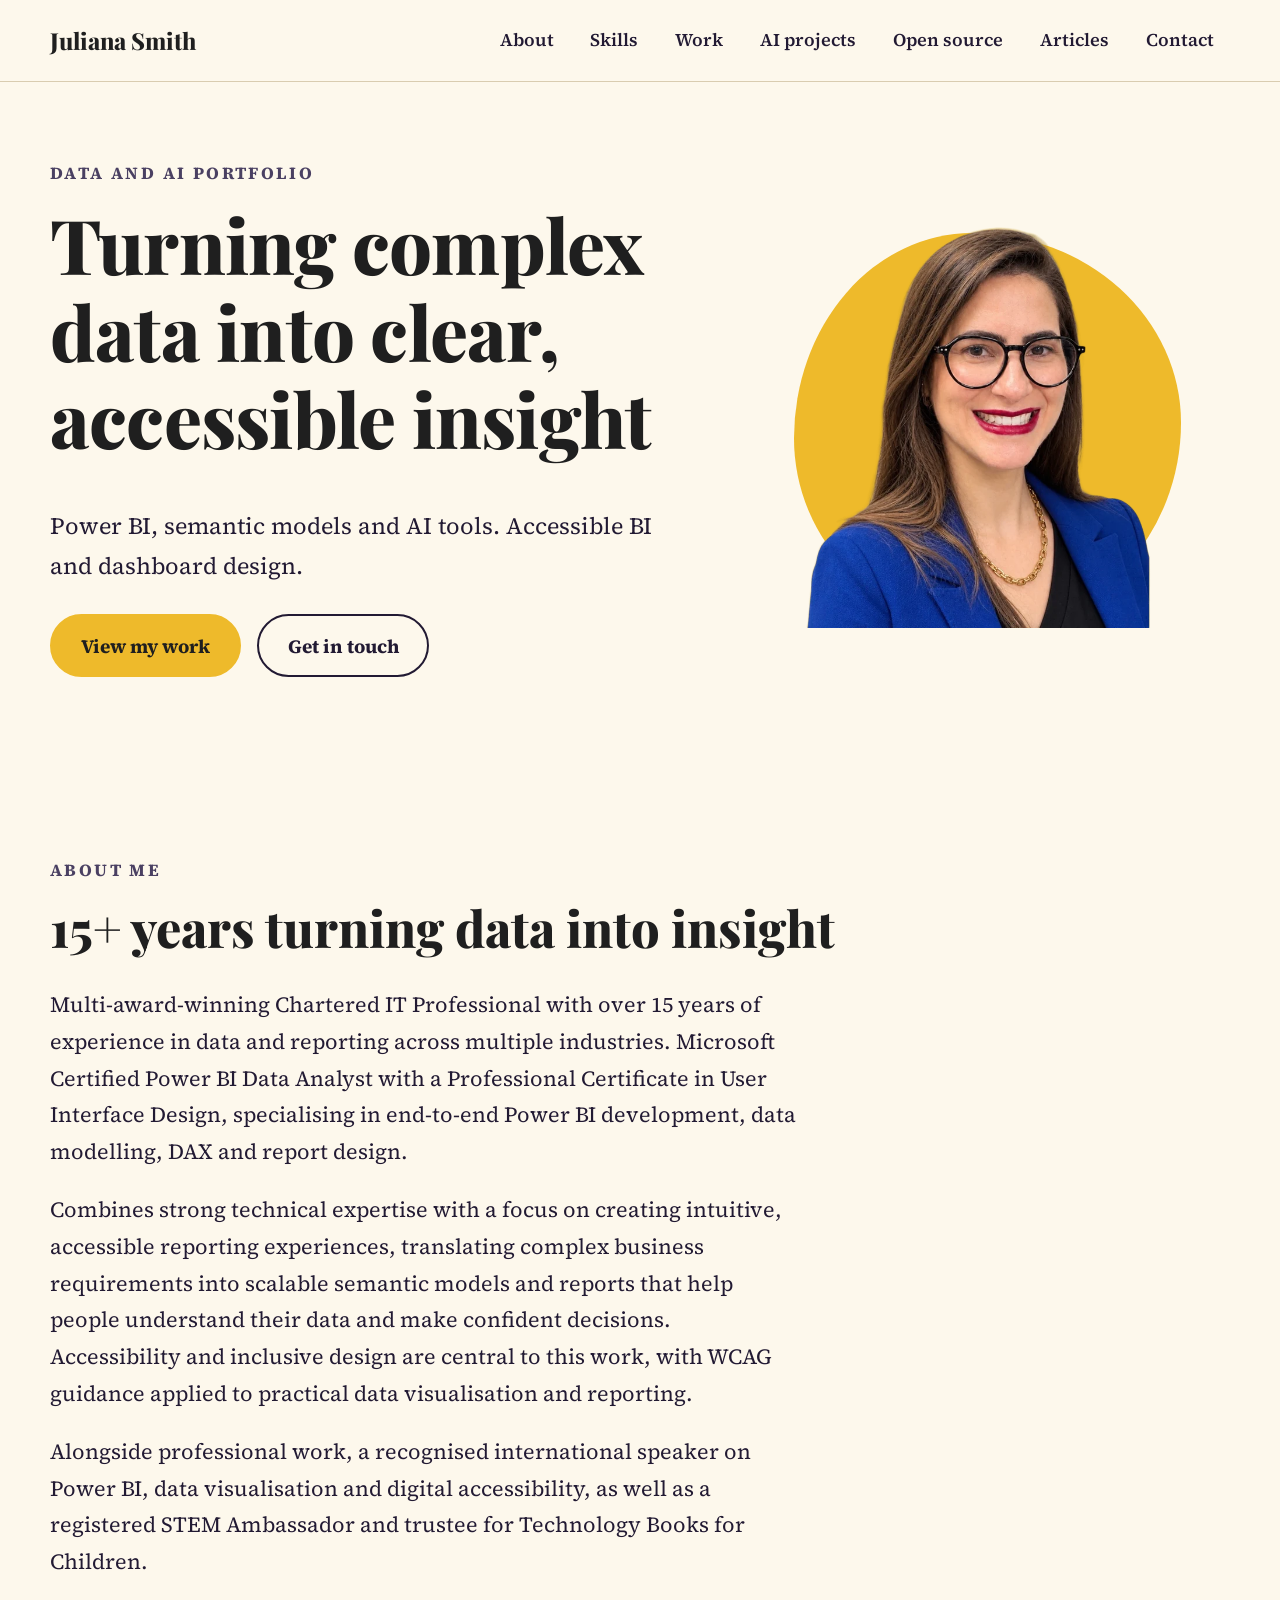
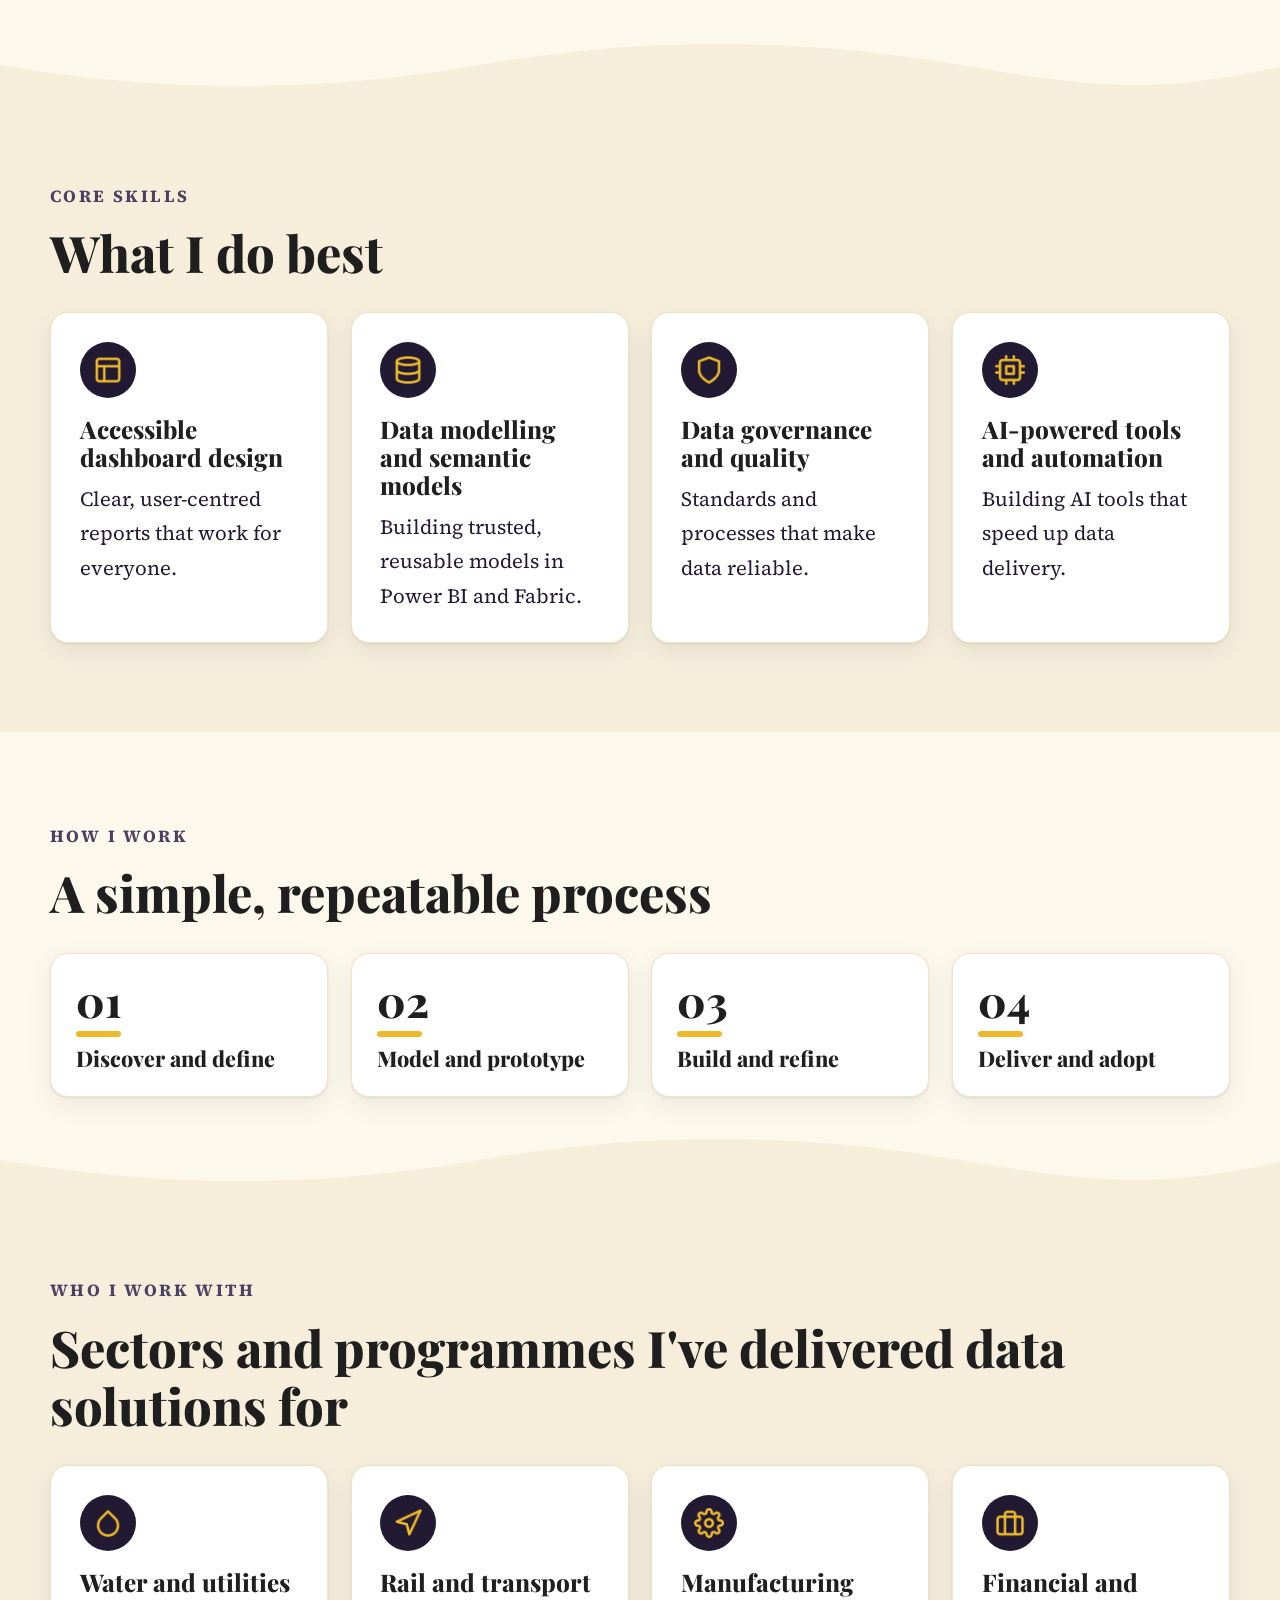
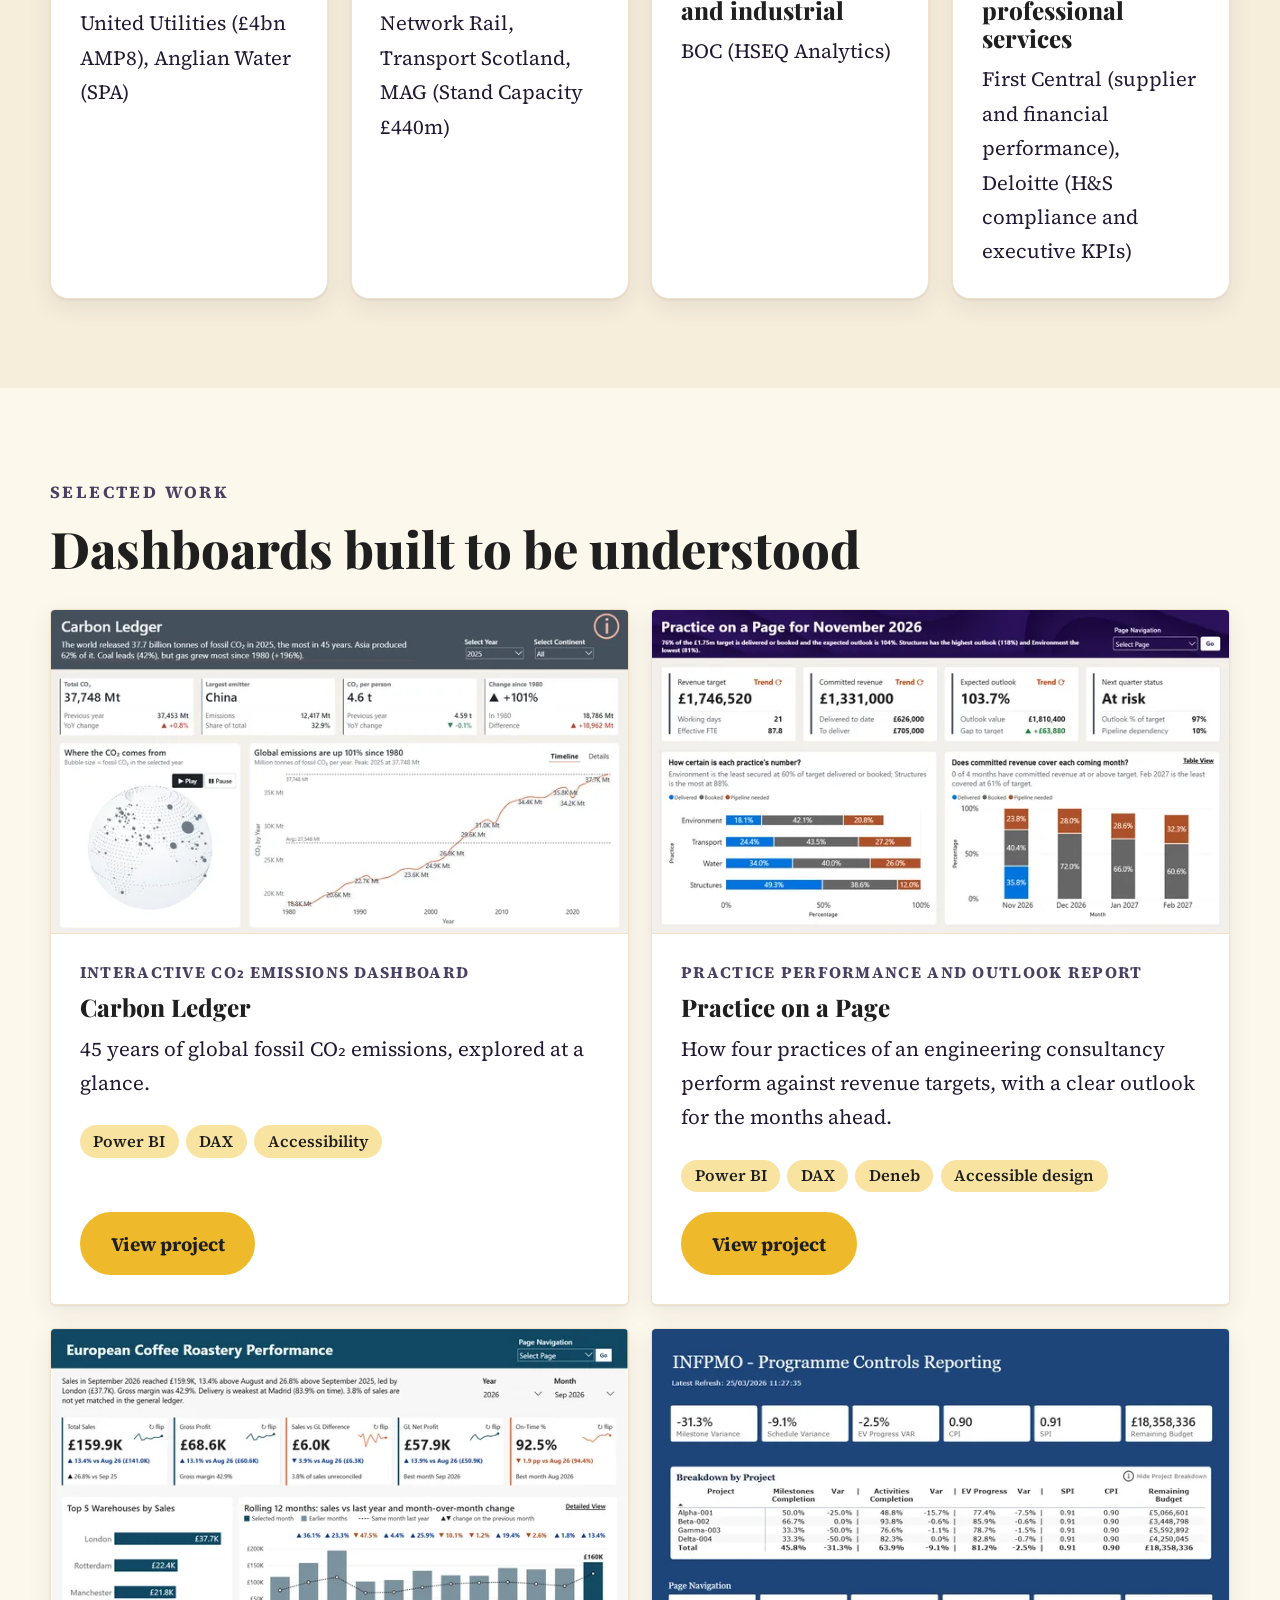
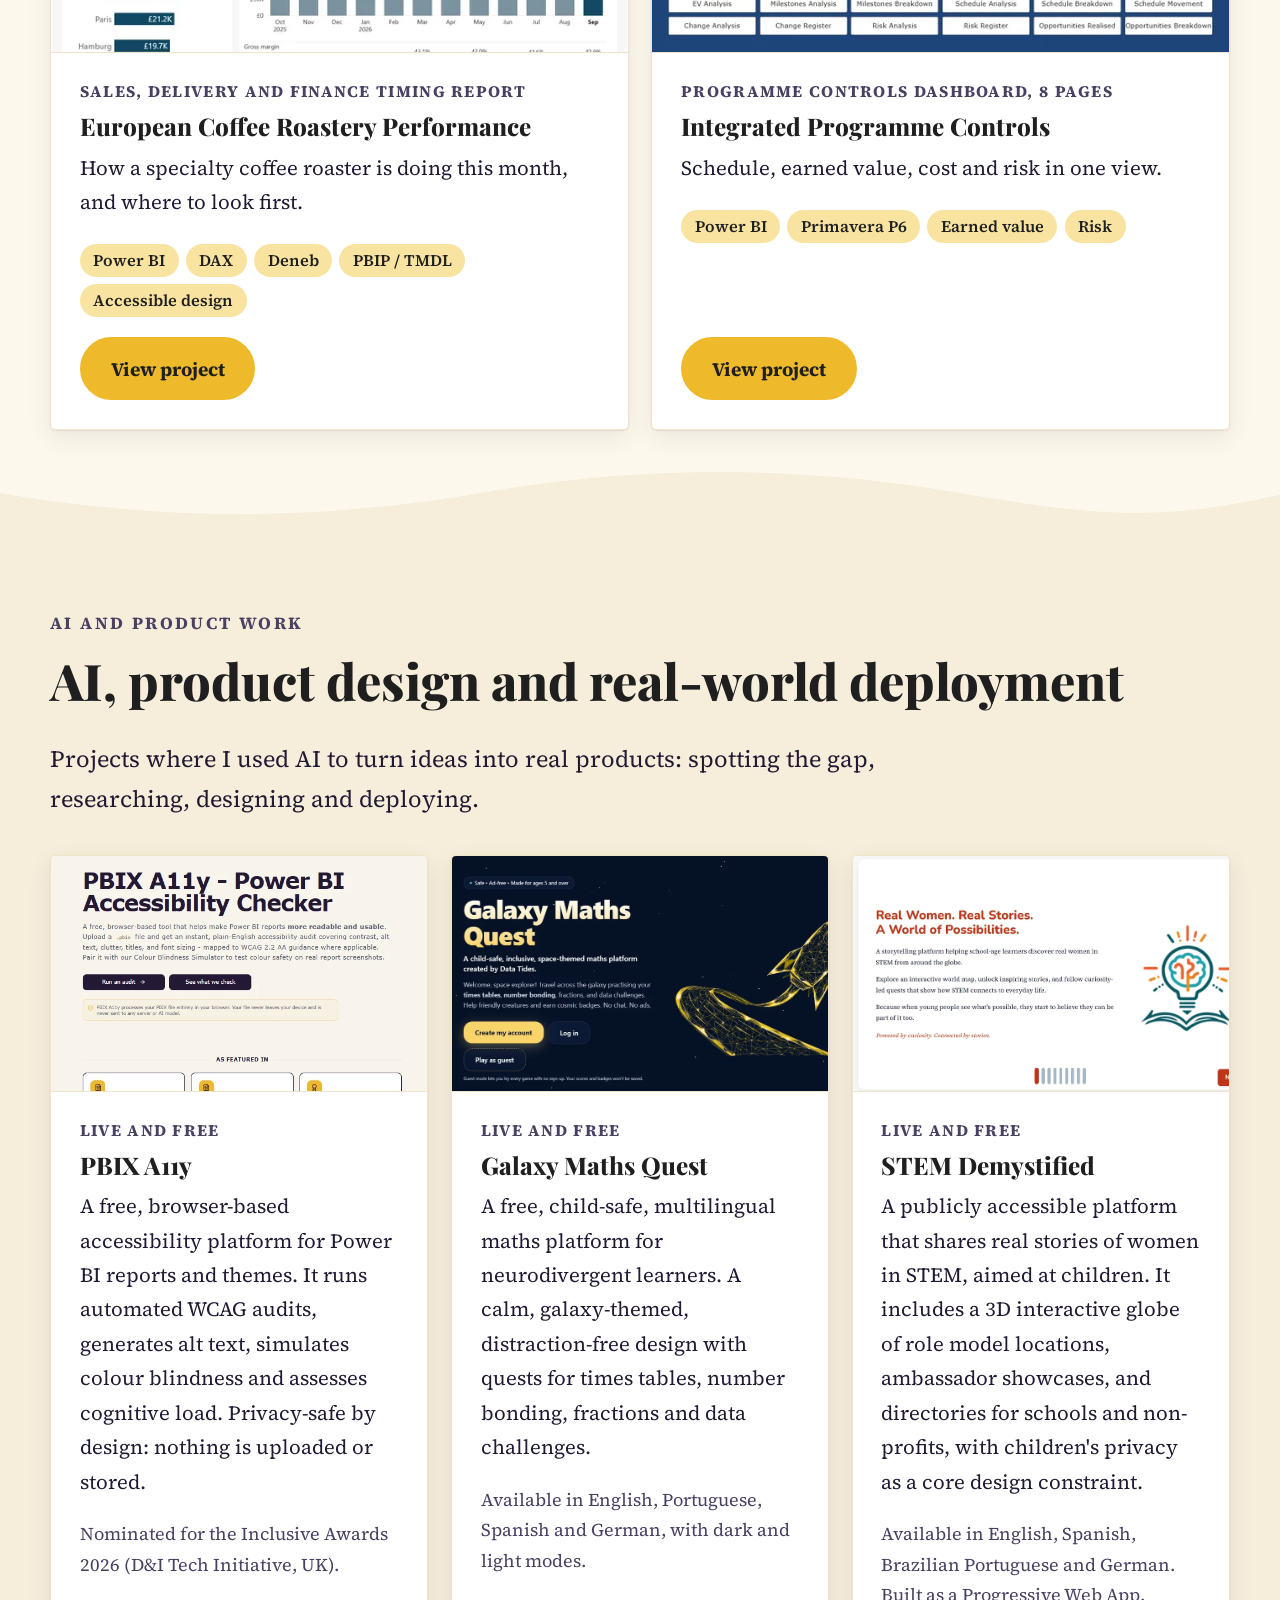
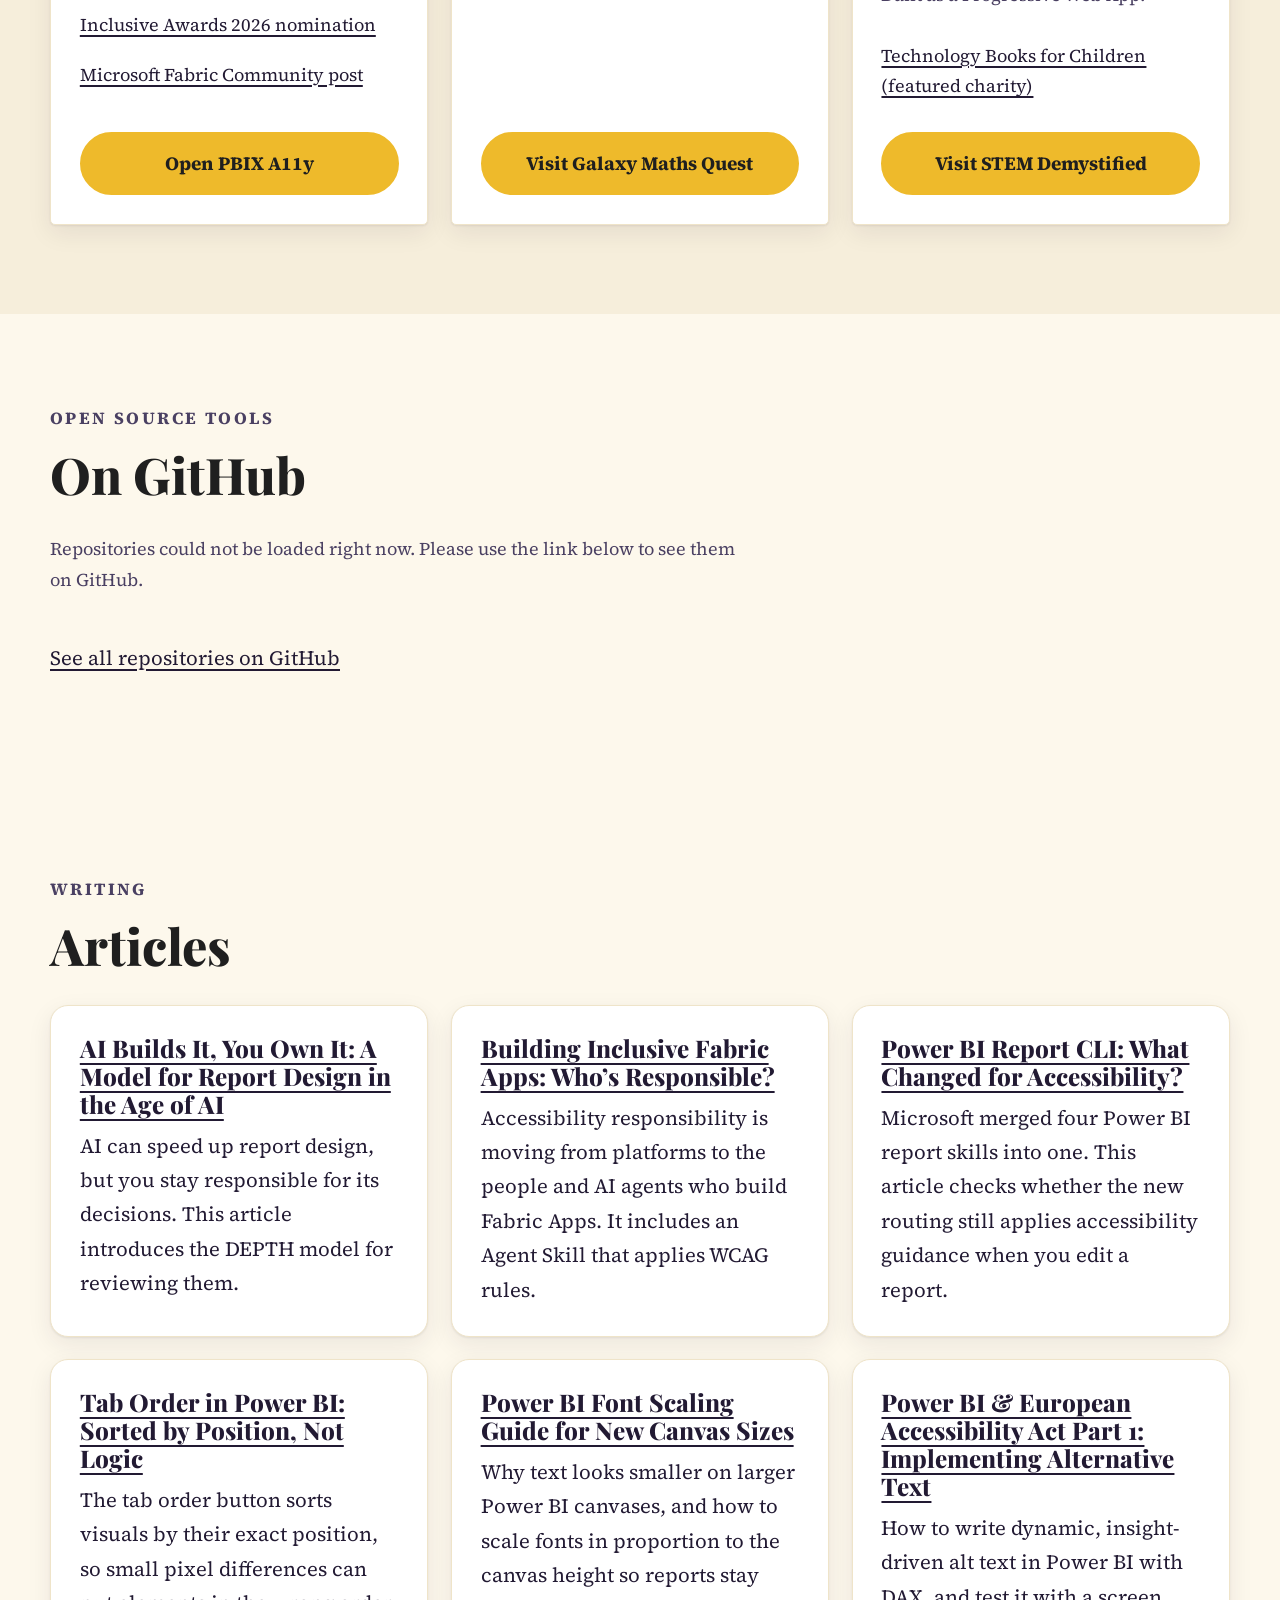
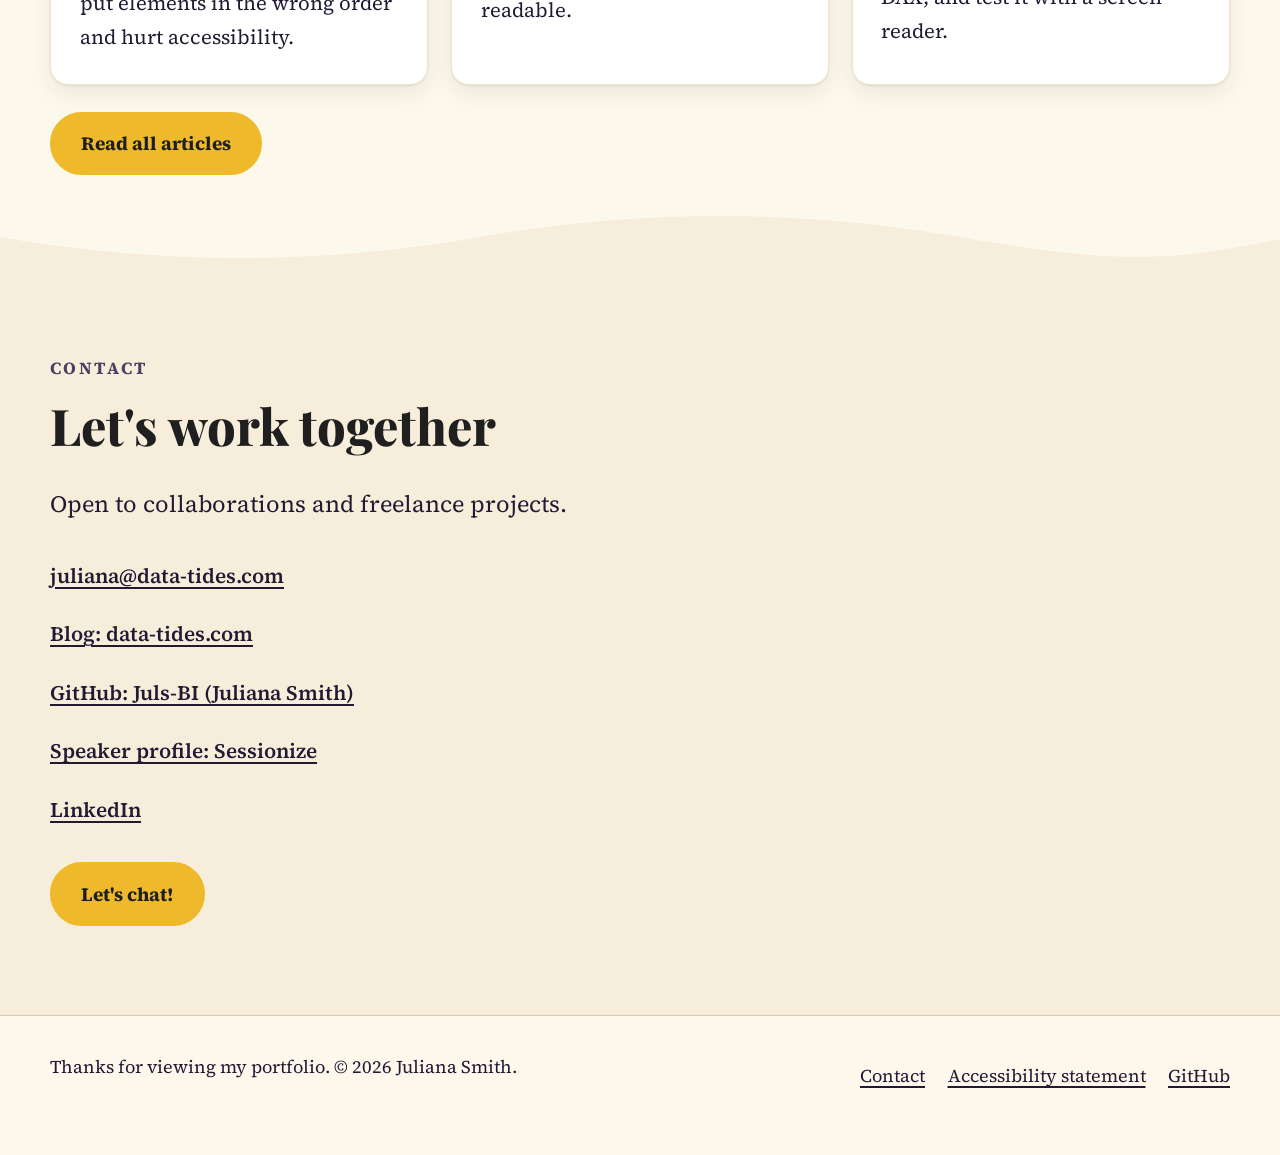
<file: index.html>
<!doctype html>
<html lang="en-GB">
<head>
<meta charset="utf-8">
<meta name="viewport" content="width=device-width, initial-scale=1">
<title>Juliana Smith | Power BI and data portfolio</title>
<meta name="description" content="Portfolio of Juliana Smith, multi-award-winning Chartered IT Professional. Accessible Power BI dashboards, semantic models and report design.">
<meta name="theme-color" content="#fdf8ec">
<meta property="og:title" content="Juliana Smith | Power BI and data portfolio">
<meta property="og:description" content="Portfolio of Juliana Smith, multi-award-winning Chartered IT Professional. Accessible Power BI dashboards, semantic models and report design.">
<meta property="og:type" content="website">
<meta property="og:url" content="https://portfolio.data-tides.com/">
<meta property="og:image" content="https://portfolio.data-tides.com/assets/img/social-preview.jpg">
<meta property="og:image:width" content="1280">
<meta property="og:image:height" content="640">
<meta property="og:image:alt" content="Juliana Smith, Power BI and data portfolio: accessible Power BI dashboards, semantic models and AI tools, beside a smiling portrait of Juliana on a yellow background.">
<meta name="twitter:card" content="summary_large_image">
<meta name="twitter:image" content="https://portfolio.data-tides.com/assets/img/social-preview.jpg">
<meta name="twitter:image:alt" content="Juliana Smith, Power BI and data portfolio: accessible Power BI dashboards, semantic models and AI tools, beside a smiling portrait of Juliana on a yellow background.">
<link rel="preload" href="assets/fonts/playfair-display-latin-wght-normal.woff2" as="font" type="font/woff2" crossorigin>
<link rel="preload" href="assets/fonts/source-serif-4-latin-wght-normal.woff2" as="font" type="font/woff2" crossorigin>
<link rel="icon" href="assets/img/icons/database.png" type="image/png">
<link rel="stylesheet" href="assets/css/styles.css?v=7">
</head>
<body>
<a class="skip-link" href="#main">Skip to main content</a>
<header class="site-header">
  <div class="wrap">
    <a class="brand" href="./">Juliana Smith</a>
    <button class="nav-toggle" type="button" aria-expanded="false" aria-controls="site-nav">Menu</button>
    <nav aria-label="Main">
      <ul class="nav-list" id="site-nav">
        <li><a href="#about">About</a></li>
        <li><a href="#skills">Skills</a></li>
        <li><a href="#work">Work</a></li>
        <li><a href="#ai-projects">AI projects</a></li>
        <li><a href="#open-source">Open source</a></li>
        <li><a href="#writing">Articles</a></li>
        <li><a href="#contact">Contact</a></li>
      </ul>
    </nav>
  </div>
</header>
<main id="main">

  <section class="hero" aria-labelledby="hero-title">
    <div class="wrap hero-grid">
      <div>
        <p class="eyebrow">Data and AI portfolio</p>
        <h1 id="hero-title">Turning complex data into clear, accessible insight</h1>
        <p class="lead">Power BI, semantic models and AI tools. Accessible BI and dashboard design.</p>
        <div class="btn-row">
          <a class="btn btn-primary" href="#work">View my work</a>
          <a class="btn btn-outline" href="#contact">Get in touch</a>
        </div>
      </div>
      <div class="portrait">
        <img src="assets/img/juliana.webp" width="720" height="720" alt="Juliana Smith, smiling, wearing round black glasses and a blue blazer, in front of a yellow shape.">
      </div>
    </div>
  </section>

  <section id="about" aria-labelledby="about-title">
    <div class="wrap">
      <p class="eyebrow">About me</p>
      <h2 id="about-title">15+ years turning data into insight</h2>
      <div class="bio">
        <p>Multi-award-winning Chartered IT Professional with over 15 years of experience in data and reporting across multiple industries. Microsoft Certified Power BI Data Analyst with a Professional Certificate in User Interface Design, specialising in end-to-end Power BI development, data modelling, DAX and report design.</p>
        <p>Combines strong technical expertise with a focus on creating intuitive, accessible reporting experiences, translating complex business requirements into scalable semantic models and reports that help people understand their data and make confident decisions. Accessibility and inclusive design are central to this work, with WCAG guidance applied to practical data visualisation and reporting.</p>
        <p>Alongside professional work, a recognised international speaker on Power BI, data visualisation and digital accessibility, as well as a registered STEM Ambassador and trustee for Technology Books for Children.</p>
      </div>
    </div>
  </section>

  <section id="skills" class="alt" aria-labelledby="skills-title">
    <svg class="wave" viewBox="0 0 1440 56" preserveAspectRatio="none" aria-hidden="true" focusable="false"><path d="M0 28 C 180 56 360 56 540 28 S 900 0 1080 28 S 1320 52 1440 30 L1440 56 L0 56 Z"/></svg>
    <div class="wrap">
      <p class="eyebrow">Core skills</p>
      <h2 id="skills-title">What I do best</h2>
      <div class="grid grid-4">
        <div class="card reveal">
          <span class="icon-badge"><img src="assets/img/icons/layout.png" alt="" width="30" height="30" loading="lazy"></span>
          <h3>Accessible dashboard design</h3>
          <p>Clear, user-centred reports that work for everyone.</p>
        </div>
        <div class="card reveal">
          <span class="icon-badge"><img src="assets/img/icons/database.png" alt="" width="30" height="30" loading="lazy"></span>
          <h3>Data modelling and semantic models</h3>
          <p>Building trusted, reusable models in Power BI and Fabric.</p>
        </div>
        <div class="card reveal">
          <span class="icon-badge"><img src="assets/img/icons/shield.png" alt="" width="30" height="30" loading="lazy"></span>
          <h3>Data governance and quality</h3>
          <p>Standards and processes that make data reliable.</p>
        </div>
        <div class="card reveal">
          <span class="icon-badge"><img src="assets/img/icons/chip.png" alt="" width="30" height="30" loading="lazy"></span>
          <h3>AI-powered tools and automation</h3>
          <p>Building AI tools that speed up data delivery.</p>
        </div>
      </div>
    </div>
  </section>

  <section id="how" aria-labelledby="how-title">
    <div class="wrap">
      <p class="eyebrow">How I work</p>
      <h2 id="how-title">A simple, repeatable process</h2>
      <ol class="steps">
        <li class="reveal"><span class="step-num" aria-hidden="true">01</span><h3>Discover and define</h3></li>
        <li class="reveal"><span class="step-num" aria-hidden="true">02</span><h3>Model and prototype</h3></li>
        <li class="reveal"><span class="step-num" aria-hidden="true">03</span><h3>Build and refine</h3></li>
        <li class="reveal"><span class="step-num" aria-hidden="true">04</span><h3>Deliver and adopt</h3></li>
      </ol>
    </div>
  </section>

  <section id="clients" class="alt" aria-labelledby="clients-title">
    <svg class="wave" viewBox="0 0 1440 56" preserveAspectRatio="none" aria-hidden="true" focusable="false"><path d="M0 28 C 180 56 360 56 540 28 S 900 0 1080 28 S 1320 52 1440 30 L1440 56 L0 56 Z"/></svg>
    <div class="wrap">
      <p class="eyebrow">Who I work with</p>
      <h2 id="clients-title">Sectors and programmes I've delivered data solutions for</h2>
      <div class="grid grid-4">
        <div class="card reveal">
          <span class="icon-badge"><img src="assets/img/icons/drop.png" alt="" width="30" height="30" loading="lazy"></span>
          <h3>Water and utilities</h3>
          <p>United Utilities (&pound;4bn AMP8), Anglian Water (SPA)</p>
        </div>
        <div class="card reveal">
          <span class="icon-badge"><img src="assets/img/icons/navigation.png" alt="" width="30" height="30" loading="lazy"></span>
          <h3>Rail and transport</h3>
          <p>Network Rail, Transport Scotland, MAG (Stand Capacity &pound;440m)</p>
        </div>
        <div class="card reveal">
          <span class="icon-badge"><img src="assets/img/icons/gear.png" alt="" width="30" height="30" loading="lazy"></span>
          <h3>Manufacturing and industrial</h3>
          <p>BOC (HSEQ Analytics)</p>
        </div>
        <div class="card reveal">
          <span class="icon-badge"><img src="assets/img/icons/briefcase.png" alt="" width="30" height="30" loading="lazy"></span>
          <h3>Financial and professional services</h3>
          <p>First Central (supplier and financial performance), Deloitte (H&amp;S compliance and executive KPIs)</p>
        </div>
      </div>
    </div>
  </section>

  <section id="work" aria-labelledby="work-title">
    <div class="wrap">
      <p class="eyebrow">Selected work</p>
      <h2 id="work-title">Dashboards built to be understood</h2>
      <div class="grid grid-projects" id="project-grid">
        <noscript><p>Project details need JavaScript. You can also see my work on <a href="https://github.com/Juls-BI">GitHub</a> or at <a href="https://data-tides.com">data-tides.com</a>.</p></noscript>
      </div>
    </div>
  </section>

  <section id="ai-projects" class="alt" aria-labelledby="ai-title">
    <svg class="wave" viewBox="0 0 1440 56" preserveAspectRatio="none" aria-hidden="true" focusable="false"><path d="M0 28 C 180 56 360 56 540 28 S 900 0 1080 28 S 1320 52 1440 30 L1440 56 L0 56 Z"/></svg>
    <div class="wrap">
      <p class="eyebrow">AI and product work</p>
      <h2 id="ai-title">AI, product design and real-world deployment</h2>
      <p class="lead">Projects where I used AI to turn ideas into real products: spotting the gap, researching, designing and deploying.</p>
      <div class="grid grid-products" id="product-grid">
        <noscript><p>These projects need JavaScript to display. Visit <a href="https://pbiaudits.com/">PBIX A11y</a>, <a href="https://galaxyquestmath.com/">Galaxy Maths Quest</a> or <a href="https://stemdemystified.com/">STEM Demystified</a> directly.</p></noscript>
      </div>
    </div>
  </section>

  <section id="open-source" aria-labelledby="oss-title">
    <div class="wrap">
      <p class="eyebrow">Open source tools</p>
      <h2 id="oss-title">On GitHub</h2>
      <p class="status" id="repo-status" role="status">Loading repositories&hellip;</p>
      <div class="grid grid-2" id="repo-grid"></div>
      <p><a href="https://github.com/Juls-BI">See all repositories on GitHub<span class="visually-hidden"> (opens in a new tab)</span></a></p>
    </div>
  </section>

  <section id="writing" hidden aria-labelledby="writing-title">
    <div class="wrap">
      <p class="eyebrow">Writing</p>
      <h2 id="writing-title">Articles</h2>
      <div class="grid grid-2" id="post-grid"></div>
      <div class="btn-row"><a class="btn btn-primary" id="all-articles" href="https://data-tides.com/blog/">Read all articles</a></div>
    </div>
  </section>

  <section id="contact" class="alt" aria-labelledby="contact-title">
    <svg class="wave" viewBox="0 0 1440 56" preserveAspectRatio="none" aria-hidden="true" focusable="false"><path d="M0 28 C 180 56 360 56 540 28 S 900 0 1080 28 S 1320 52 1440 30 L1440 56 L0 56 Z"/></svg>
    <div class="wrap">
      <p class="eyebrow">Contact</p>
      <h2 id="contact-title">Let's work together</h2>
      <p class="lead">Open to collaborations and freelance projects.</p>
      <ul class="contact-list">
        <li><a href="mailto:juliana@data-tides.com">juliana@data-tides.com</a></li>
        <li><a href="https://data-tides.com" target="_blank" rel="noopener">Blog: data-tides.com<span class="visually-hidden"> (opens in a new tab)</span></a></li>
        <li><a href="https://github.com/Juls-BI" target="_blank" rel="noopener">GitHub: Juls-BI (Juliana Smith)<span class="visually-hidden"> (opens in a new tab)</span></a></li>
        <li><a href="https://sessionize.com/JulianaSmith/" target="_blank" rel="noopener">Speaker profile: Sessionize<span class="visually-hidden"> (opens in a new tab)</span></a></li>
        <li id="linkedin-item" hidden><a id="linkedin-link" href="#" target="_blank" rel="noopener">LinkedIn<span class="visually-hidden"> (opens in a new tab)</span></a></li>
      </ul>
      <div class="btn-row"><a class="btn btn-primary" href="https://www.linkedin.com/in/juliana-smith-citp/" target="_blank" rel="noopener">Let's chat!<span class="visually-hidden"> (message me on LinkedIn, opens in a new tab)</span></a></div>
    </div>
  </section>

</main>

<dialog class="project-dialog" id="project-dialog" aria-labelledby="dialog-title">
  <div class="dialog-head">
    <h2 id="dialog-title"></h2>
    <button class="dialog-close" type="button" id="dialog-close" aria-label="Close project details">&times;</button>
  </div>
  <div class="dialog-body" id="dialog-body"></div>
</dialog>

<footer class="site-footer">
  <div class="wrap">
    <p>Thanks for viewing my portfolio. &copy; 2026 Juliana Smith.</p>
    <nav aria-label="Footer">
      <ul>
        <li><a href="#contact">Contact</a></li>
        <li><a href="accessibility.html">Accessibility statement</a></li>
        <li><a href="https://github.com/Juls-BI">GitHub<span class="visually-hidden"> (Juliana Smith)</span></a></li>
      </ul>
    </nav>
  </div>
</footer>
<script src="data/site.js?v=19"></script>
<script src="assets/js/nav.js?v=7"></script>
<script src="assets/js/app.js?v=10"></script>
</body>
</html>
</file>
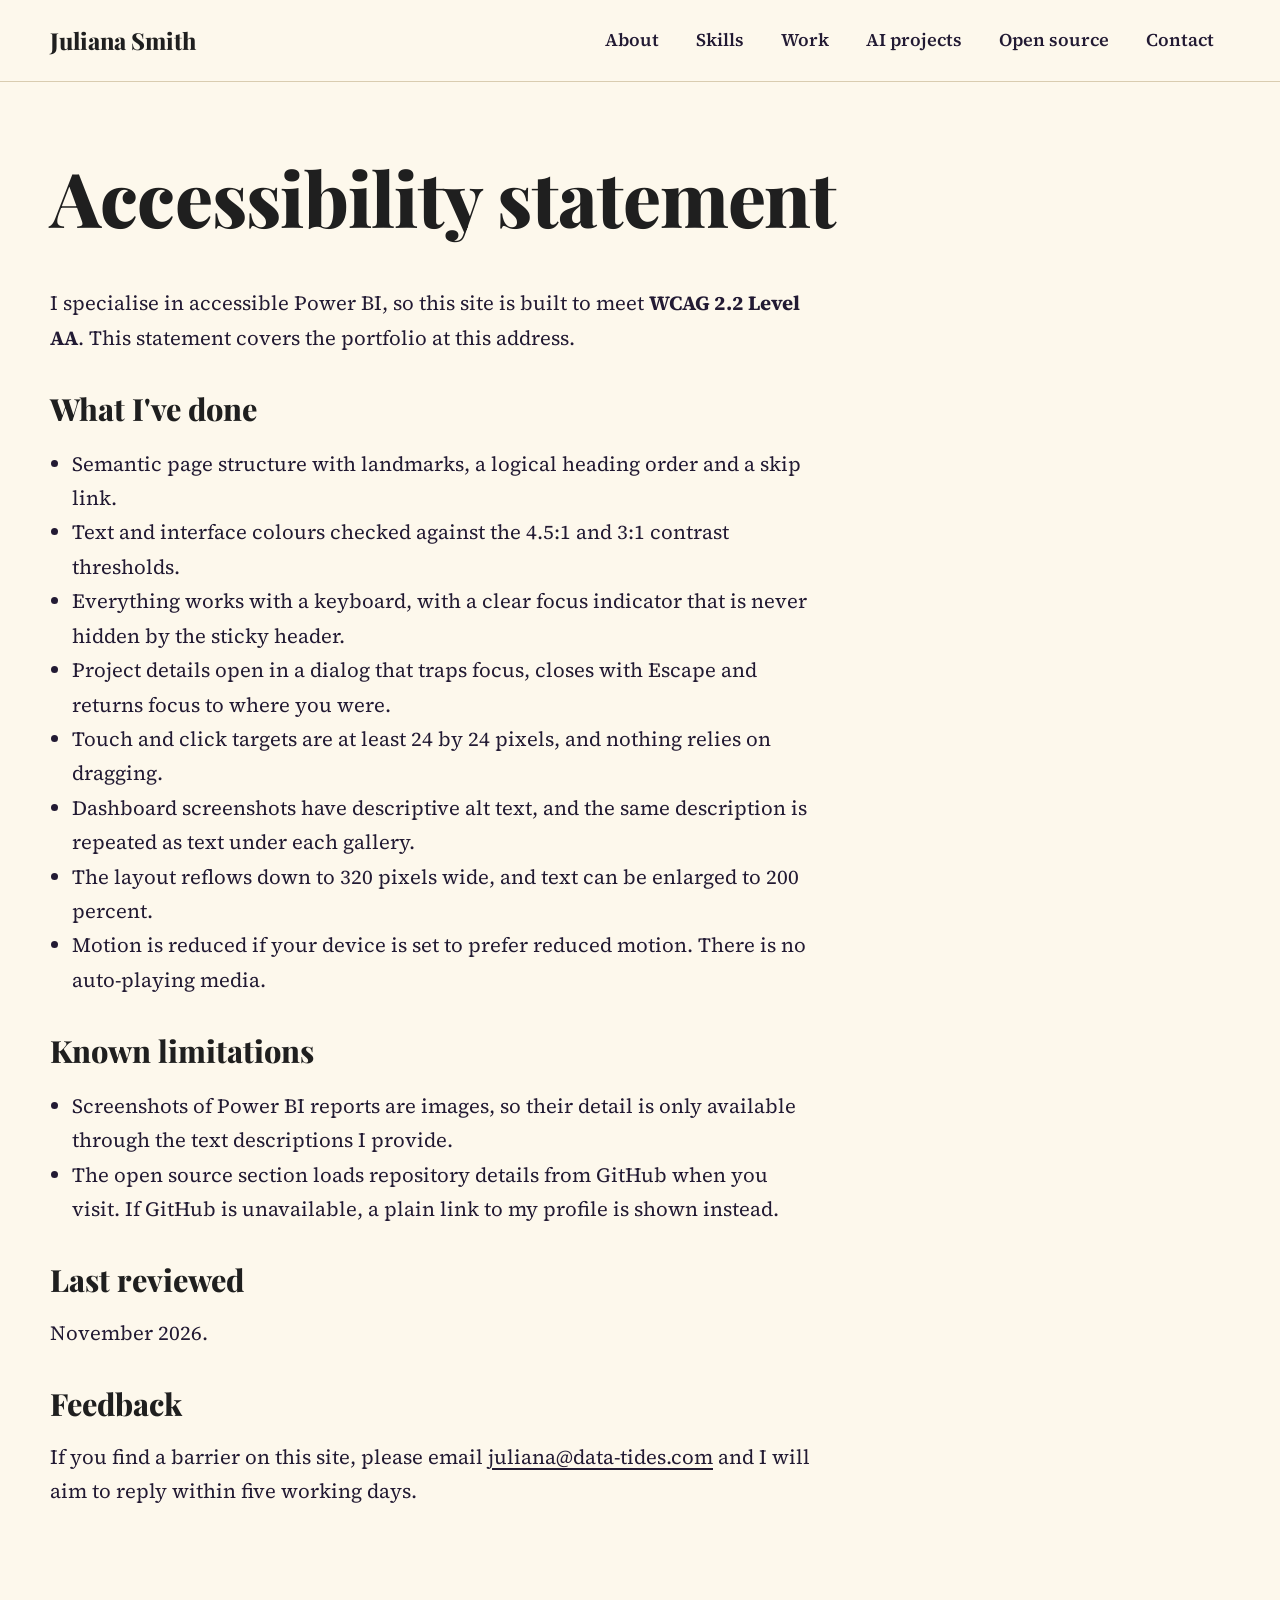
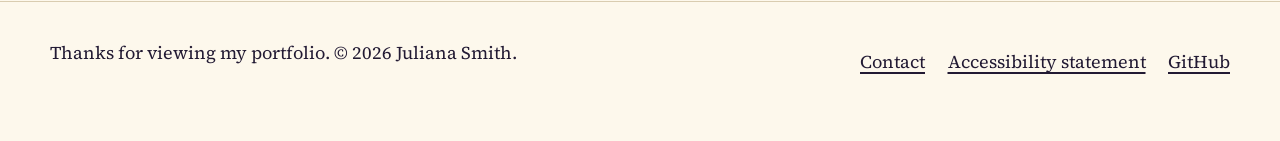
<file: accessibility.html>
<!doctype html>
<html lang="en-GB">
<head>
<meta charset="utf-8">
<meta name="viewport" content="width=device-width, initial-scale=1">
<title>Accessibility statement | Juliana Smith</title>
<meta name="description" content="Accessibility statement for the portfolio of Juliana Smith: conformance target WCAG 2.2 Level AA.">
<meta name="theme-color" content="#fdf8ec">
<meta property="og:title" content="Accessibility statement | Juliana Smith">
<meta property="og:description" content="Accessibility statement for the portfolio of Juliana Smith: conformance target WCAG 2.2 Level AA.">
<meta property="og:type" content="website">
<meta property="og:url" content="https://portfolio.data-tides.com/accessibility.html">
<meta property="og:image" content="https://portfolio.data-tides.com/assets/img/social-preview.jpg">
<meta property="og:image:width" content="1280">
<meta property="og:image:height" content="640">
<meta property="og:image:alt" content="Juliana Smith, Power BI and data portfolio: accessible Power BI dashboards, semantic models and AI tools, beside a smiling portrait of Juliana on a yellow background.">
<meta name="twitter:card" content="summary_large_image">
<meta name="twitter:image" content="https://portfolio.data-tides.com/assets/img/social-preview.jpg">
<meta name="twitter:image:alt" content="Juliana Smith, Power BI and data portfolio: accessible Power BI dashboards, semantic models and AI tools, beside a smiling portrait of Juliana on a yellow background.">
<link rel="preload" href="assets/fonts/playfair-display-latin-wght-normal.woff2" as="font" type="font/woff2" crossorigin>
<link rel="preload" href="assets/fonts/source-serif-4-latin-wght-normal.woff2" as="font" type="font/woff2" crossorigin>
<link rel="icon" href="assets/img/icons/database.png" type="image/png">
<link rel="stylesheet" href="assets/css/styles.css?v=6">
</head>
<body>
<a class="skip-link" href="#main">Skip to main content</a>
<header class="site-header">
  <div class="wrap">
    <a class="brand" href="index.html">Juliana Smith</a>
    <button class="nav-toggle" type="button" aria-expanded="false" aria-controls="site-nav">Menu</button>
    <nav aria-label="Main">
      <ul class="nav-list" id="site-nav">
        <li><a href="index.html#about">About</a></li>
        <li><a href="index.html#skills">Skills</a></li>
        <li><a href="index.html#work">Work</a></li>
        <li><a href="index.html#ai-projects">AI projects</a></li>
        <li><a href="index.html#open-source">Open source</a></li>
        <li><a href="index.html#contact">Contact</a></li>
      </ul>
    </nav>
  </div>
</header>
<main id="main">
  <div class="wrap prose">
    <h1>Accessibility statement</h1>
    <p>I specialise in accessible Power BI, so this site is built to meet <strong>WCAG 2.2 Level AA</strong>. This statement covers the portfolio at this address.</p>

    <h2>What I've done</h2>
    <ul>
      <li>Semantic page structure with landmarks, a logical heading order and a skip link.</li>
      <li>Text and interface colours checked against the 4.5:1 and 3:1 contrast thresholds.</li>
      <li>Everything works with a keyboard, with a clear focus indicator that is never hidden by the sticky header.</li>
      <li>Project details open in a dialog that traps focus, closes with Escape and returns focus to where you were.</li>
      <li>Touch and click targets are at least 24 by 24 pixels, and nothing relies on dragging.</li>
      <li>Dashboard screenshots have descriptive alt text, and the same description is repeated as text under each gallery.</li>
      <li>The layout reflows down to 320 pixels wide, and text can be enlarged to 200 percent.</li>
      <li>Motion is reduced if your device is set to prefer reduced motion. There is no auto-playing media.</li>
    </ul>

    <h2>Known limitations</h2>
    <ul>
      <li>Screenshots of Power BI reports are images, so their detail is only available through the text descriptions I provide.</li>
      <li>The open source section loads repository details from GitHub when you visit. If GitHub is unavailable, a plain link to my profile is shown instead.</li>
    </ul>

    <h2>Last reviewed</h2>
    <p>November 2026.</p>

    <h2>Feedback</h2>
    <p>If you find a barrier on this site, please email <a href="mailto:juliana@data-tides.com">juliana@data-tides.com</a> and I will aim to reply within five working days.</p>
  </div>
</main>
<footer class="site-footer">
  <div class="wrap">
    <p>Thanks for viewing my portfolio. &copy; 2026 Juliana Smith.</p>
    <nav aria-label="Footer">
      <ul>
        <li><a href="index.html#contact">Contact</a></li>
        <li><a href="accessibility.html">Accessibility statement</a></li>
        <li><a href="https://github.com/Juls-BI">GitHub<span class="visually-hidden"> (Juliana Smith)</span></a></li>
      </ul>
    </nav>
  </div>
</footer>
<script src="assets/js/nav.js?v=7"></script>
</body>
</html>
</file>
<file: assets/css/styles.css>
/* Juliana Smith portfolio. Brand: warm cream, dark purple text, yellow accents. WCAG 2.2 AA. */
@font-face {
  font-family: "Playfair Display";
  src: url("../fonts/playfair-display-latin-wght-normal.woff2") format("woff2");
  font-weight: 400 900;
  font-style: normal;
  font-display: swap;
}
@font-face {
  font-family: "Source Serif 4";
  src: url("../fonts/source-serif-4-latin-wght-normal.woff2") format("woff2");
  font-weight: 200 900;
  font-style: normal;
  font-display: swap;
}
@font-face {
  font-family: "Source Serif 4";
  src: url("../fonts/source-serif-4-latin-wght-italic.woff2") format("woff2");
  font-weight: 200 900;
  font-style: italic;
  font-display: swap;
}

:root {
  --cream: #fdf8ec;
  --cream-deep: #f6eedb;
  --white: #ffffff;
  --ink: #1f1f1f;
  --purple: #221a33;
  --purple-soft: #4a4062;
  --yellow: #eeba2b;
  --yellow-soft: #f8e3a1;
  --peach: #f9dcc4;
  --line: #d9ccb0;
  --radius: 18px;
  --radius-media: 5px;
  --shadow: 0 1px 2px rgba(34, 26, 51, 0.08), 0 8px 24px rgba(34, 26, 51, 0.08);
  --nav-h: 4.5rem;
  --font-head: "Playfair Display", Georgia, "Times New Roman", serif;
  --font-body: "Source Serif 4", Georgia, "Times New Roman", serif;
}

*, *::before, *::after { box-sizing: border-box; }
html { font-size: 112.5%; scroll-padding-top: calc(var(--nav-h) + 1rem); scroll-behavior: smooth; }
body {
  margin: 0;
  background: var(--cream);
  color: var(--purple);
  font-family: var(--font-body);
  font-size: 1.125rem;
  line-height: 1.7;
  -webkit-font-smoothing: antialiased;
}
img { max-width: 100%; height: auto; display: block; }
h1, h2, h3 { font-family: var(--font-head); color: var(--ink); line-height: 1.15; margin: 0 0 0.6em; font-weight: 800; }
h1 { font-size: clamp(2.4rem, 6vw, 4.2rem); letter-spacing: -0.01em; }
h2 { font-size: clamp(1.9rem, 4vw, 2.8rem); }
h3 { font-size: 1.35rem; }
p { margin: 0 0 1em; max-width: 70ch; }
a { color: var(--purple); text-decoration: underline; text-underline-offset: 0.2em; text-decoration-thickness: 0.09em; }
a:hover { text-decoration-thickness: 0.18em; }

/* Focus: dark purple outline with yellow inner ring, visible on cream, white and yellow */
:focus-visible {
  outline: 3px solid var(--purple);
  outline-offset: 3px;
  box-shadow: 0 0 0 3px var(--yellow);
  border-radius: 6px;
}
:focus:not(:focus-visible) { outline: none; }

.skip-link {
  position: absolute; left: 1rem; top: -4rem; z-index: 100;
  background: var(--purple); color: var(--cream); padding: 0.75rem 1.25rem; border-radius: 8px;
  font-weight: 600;
}
.skip-link:focus { top: 1rem; }

.visually-hidden {
  position: absolute !important; width: 1px; height: 1px; margin: -1px; padding: 0; overflow: hidden;
  clip: rect(0 0 0 0); white-space: nowrap; border: 0;
}

.wrap { width: min(1180px, 100% - 3rem); margin-inline: auto; }

/* Header */
.site-header {
  position: sticky; top: 0; z-index: 50; background: var(--cream);
  border-bottom: 1px solid var(--line); min-height: var(--nav-h);
}
.site-header .wrap { display: flex; align-items: center; justify-content: space-between; min-height: var(--nav-h); gap: 1rem; }
.brand { font-family: var(--font-head); font-weight: 800; font-size: 1.3rem; color: var(--ink); text-decoration: none; padding: 0.5rem 0; }
.nav-toggle {
  display: none; min-width: 44px; min-height: 44px; padding: 0.5rem 1rem; font: inherit; font-weight: 600;
  background: var(--white); color: var(--purple); border: 2px solid var(--purple); border-radius: 999px; cursor: pointer;
}
.nav-list { display: flex; gap: 0.25rem; list-style: none; margin: 0; padding: 0; align-items: center; }
.nav-list a {
  display: inline-block; padding: 0.6rem 0.9rem; min-height: 44px; border-radius: 999px; text-decoration: none; font-weight: 600; font-size: 1rem;
}
.nav-list a:hover { background: var(--yellow-soft); }
.nav-list a[aria-current="true"] { background: var(--yellow); color: var(--ink); }

@media (max-width: 62em) {
  .nav-toggle { display: inline-flex; align-items: center; }
  .nav-list {
    display: none; position: absolute; left: 0; right: 0; top: 100%; background: var(--cream);
    flex-direction: column; align-items: stretch; padding: 0.75rem 1.25rem 1.25rem; border-bottom: 1px solid var(--line); box-shadow: var(--shadow);
  }
  .nav-list.open { display: flex; }
  .nav-list a { display: block; }
}

/* Buttons */
.btn {
  display: inline-flex; align-items: center; justify-content: center; gap: 0.5rem; min-height: 48px; padding: 0.75rem 1.6rem;
  font: inherit; font-weight: 700; font-size: 1.05rem; border-radius: 999px; border: 2px solid var(--purple); cursor: pointer; text-decoration: none;
}
.btn-primary { background: var(--yellow); color: var(--ink); border-color: var(--yellow); }
.btn-primary:hover { background: #f5c844; border-color: #f5c844; }
.btn-outline { background: transparent; color: var(--purple); }
.btn-outline:hover { background: var(--yellow-soft); }
.btn-row { display: flex; flex-wrap: wrap; gap: 0.9rem; margin-top: 1.5rem; }

/* Sections */
section { padding: clamp(3rem, 7vw, 5.5rem) 0; position: relative; }
.alt { background: var(--cream-deep); }
.eyebrow { font-family: var(--font-body); font-size: 0.95rem; font-weight: 700; letter-spacing: 0.14em; text-transform: uppercase; color: var(--purple-soft); margin: 0 0 0.75rem; }
.lead { font-size: 1.3rem; color: var(--purple); }
.bio p { font-size: 1.2rem; max-width: 68ch; }
.wave { display: block; width: 100%; height: 56px; position: absolute; left: 0; top: -55px; }
.wave path { fill: var(--cream-deep); }
.wave.to-cream path { fill: var(--cream); }

/* Hero */
.hero { padding-top: clamp(2.5rem, 6vw, 5rem); }
.hero-grid { display: grid; grid-template-columns: 1.3fr 1fr; gap: clamp(1.5rem, 5vw, 4rem); align-items: center; }
.portrait { position: relative; max-width: 420px; justify-self: center; width: 100%; }
.portrait::before {
  content: ""; position: absolute; inset: 6% 4% 0 4%; background: var(--yellow); border-radius: 46% 54% 50% 50% / 52% 48% 52% 48%;
}
.portrait img { position: relative; width: 100%; }
@media (max-width: 820px) {
  .hero-grid { grid-template-columns: 1fr; }
  .portrait { max-width: 300px; order: -1; }
}

/* Cards */
.grid { display: grid; gap: 1.25rem; }
.grid-4 { grid-template-columns: repeat(auto-fit, minmax(min(100%, 235px), 1fr)); }
.grid-2 { grid-template-columns: repeat(auto-fit, minmax(min(100%, 300px), 1fr)); }
.grid-projects { grid-template-columns: repeat(auto-fit, minmax(min(100%, 440px), 1fr)); }
.card { background: var(--white); border-radius: var(--radius); padding: 1.6rem; box-shadow: var(--shadow); border: 1px solid #efe4c9; }
.card h3 { margin-bottom: 0.4em; }
.card p:last-child { margin-bottom: 0; }
.icon-badge {
  width: 56px; height: 56px; border-radius: 50%; background: var(--purple); display: grid; place-items: center; margin-bottom: 1rem;
}
.icon-badge img { width: 30px; height: 30px; }

/* Steps */
.steps { list-style: none; margin: 0; padding: 0; display: grid; grid-template-columns: repeat(auto-fit, minmax(200px, 1fr)); gap: 1.25rem; counter-reset: step; }
.steps li { background: var(--white); border-radius: var(--radius); padding: 1.4rem; box-shadow: var(--shadow); border: 1px solid #efe4c9; position: relative; }
.step-num { font-family: var(--font-head); font-weight: 800; font-size: 2.4rem; color: var(--ink); line-height: 1; display: block; margin-bottom: 0.5rem; }
.step-num::after { content: ""; display: block; width: 2.5rem; height: 6px; background: var(--yellow); border-radius: 3px; margin-top: 0.5rem; }
.steps h3 { font-size: 1.2rem; margin: 0; }

/* Projects */
.project-card { border-radius: var(--radius-media); padding: 0; overflow: hidden; display: flex; flex-direction: column; position: relative; }
.project-card img { width: 100%; aspect-ratio: 16 / 9; object-fit: cover; object-position: top; border-bottom: 1px solid #efe4c9; background: var(--cream-deep); }
.project-body { padding: 1.4rem 1.6rem 1.6rem; display: flex; flex-direction: column; flex: 1; }
.project-kind { font-size: 0.9rem; font-weight: 700; letter-spacing: 0.08em; text-transform: uppercase; color: var(--purple-soft); margin: 0 0 0.4rem; }
.tags { list-style: none; display: flex; flex-wrap: wrap; gap: 0.4rem; padding: 0; margin: 0.25rem 0 1.1rem; }
.tags li { background: var(--yellow-soft); color: var(--ink); border-radius: 999px; padding: 0.15rem 0.75rem; font-size: 0.9rem; font-weight: 600; }
.project-card .btn { margin-top: auto; align-self: flex-start; }
.project-card .btn::after { content: ""; position: absolute; inset: 0; } /* whole card clickable, single tab stop */
.project-card:hover { transform: translateY(-3px); }
.project-card { transition: transform 0.2s ease; }
.project-card:focus-within { border-radius: var(--radius-media); outline: 3px solid var(--purple); outline-offset: 3px; box-shadow: 0 0 0 3px var(--yellow); }
.project-card .btn:focus-visible { outline: none; box-shadow: none; }

/* Dialog */
dialog.project-dialog {
  width: min(1000px, 100% - 1.5rem); max-height: calc(100dvh - 1.5rem); padding: 0; border: 0; border-radius: var(--radius);
  background: var(--cream); color: var(--purple); box-shadow: 0 20px 60px rgba(34, 26, 51, 0.4); overflow: auto;
}
dialog.project-dialog::backdrop { background: rgba(34, 26, 51, 0.65); }
.dialog-head { display: flex; justify-content: space-between; align-items: flex-start; gap: 1rem; padding: 1.5rem 1.5rem 0; }
.dialog-head h2 { font-size: clamp(1.5rem, 3.5vw, 2.2rem); margin: 0; }
.dialog-close { min-width: 48px; min-height: 48px; border-radius: 50%; border: 2px solid var(--purple); background: var(--white); color: var(--purple); font: inherit; font-size: 1.4rem; font-weight: 700; cursor: pointer; flex: none; line-height: 1; }
.dialog-close:hover { background: var(--yellow); }
.dialog-body { padding: 1rem 1.5rem 1.75rem; }
.gallery { margin: 0 0 1.5rem; }
.gallery-frame { background: var(--white); border: 1px solid var(--line); border-radius: var(--radius-media); overflow: hidden; }
.gallery-frame img { width: 100%; height: auto; }
.gallery-caption { margin-top: 1.25rem; }
.gallery-controls { display: flex; align-items: center; justify-content: space-between; gap: 1rem; margin-top: 0.75rem; }
.gallery-controls .btn { min-width: 48px; padding: 0.5rem 1.1rem; }
.gallery-count { font-weight: 600; }
.alt-details { margin: 0.75rem 0 0; background: var(--white); border: 1px solid var(--line); border-radius: 12px; padding: 0.25rem 1rem; }
.alt-details summary { cursor: pointer; font-weight: 700; min-height: 44px; display: flex; align-items: center; }
.alt-details p { font-size: 1rem; margin-bottom: 0.9rem; }

/* Repos */
#repo-grid + p { margin-top: 1.5rem; }
.repo { display: flex; flex-direction: column; gap: 0.35rem; }
.repo h3 { margin: 0; font-size: 1.15rem; word-break: break-word; }
.repo .meta { font-size: 0.95rem; color: var(--purple-soft); margin: 0; }
.status { font-size: 1rem; color: var(--purple-soft); }

/* Contact */
.contact-list { list-style: none; margin: 1.5rem 0 0; padding: 0; display: grid; gap: 0.5rem; }
.contact-list a { display: inline-block; padding: 0.4rem 0; min-height: 44px; font-weight: 600; font-size: 1.15rem; }

/* Footer */
.site-footer { border-top: 1px solid var(--line); padding: 2rem 0 3rem; font-size: 1rem; }
.site-footer .wrap { display: flex; flex-wrap: wrap; justify-content: space-between; gap: 1rem; }
.site-footer ul { list-style: none; display: flex; gap: 1.25rem; padding: 0; margin: 0; flex-wrap: wrap; }
.site-footer a { display: inline-block; padding: 0.5rem 0; min-height: 44px; }

/* Scroll fade-in (JS adds .js-fade; disabled for reduced motion) */
.js-fade .reveal { opacity: 0; transform: translateY(14px); transition: opacity 0.6s ease, transform 0.6s ease; }
.js-fade .reveal.in { opacity: 1; transform: none; }

@media (prefers-reduced-motion: reduce) {
  html { scroll-behavior: auto; }
  *, *::before, *::after { transition: none !important; animation: none !important; }
  .js-fade .reveal { opacity: 1; transform: none; }
}

/* Text spacing overrides must not clip (1.4.12): avoid fixed heights on text containers */
.prose { padding: clamp(2.5rem, 6vw, 4rem) 0; }
.prose h2 { margin-top: 2rem; font-size: 1.7rem; }
.prose ul { padding-left: 1.2rem; max-width: 70ch; }

/* AI / product cards */
.grid-products { grid-template-columns: repeat(auto-fit, minmax(min(100%, 330px), 1fr)); margin-top: 2rem; }
.product-card { padding: 0; overflow: hidden; display: flex; flex-direction: column; border-radius: var(--radius-media); }
.product-card img { width: 100%; aspect-ratio: 16 / 10; object-fit: cover; object-position: left top; border-bottom: 1px solid #efe4c9; background: var(--cream-deep); }
.product-card .project-body .note { font-size: 1rem; color: var(--purple-soft); }
.product-card .btn { align-self: center; width: min(100%, 18rem); margin-top: auto; text-align: center; }
.more-links { list-style: none; padding: 0; margin: 0 0 1.25rem; display: grid; gap: 0.25rem; font-size: 1rem; }
.more-links a { display: inline-block; padding: 0.4rem 0; min-height: 44px; }
.product-card .note { margin-bottom: 1.25rem; }

.highlights { max-width: 70ch; padding-left: 1.2rem; margin: 0 0 1.25rem; }
.highlights li { margin-bottom: 0.7rem; }
</file>
